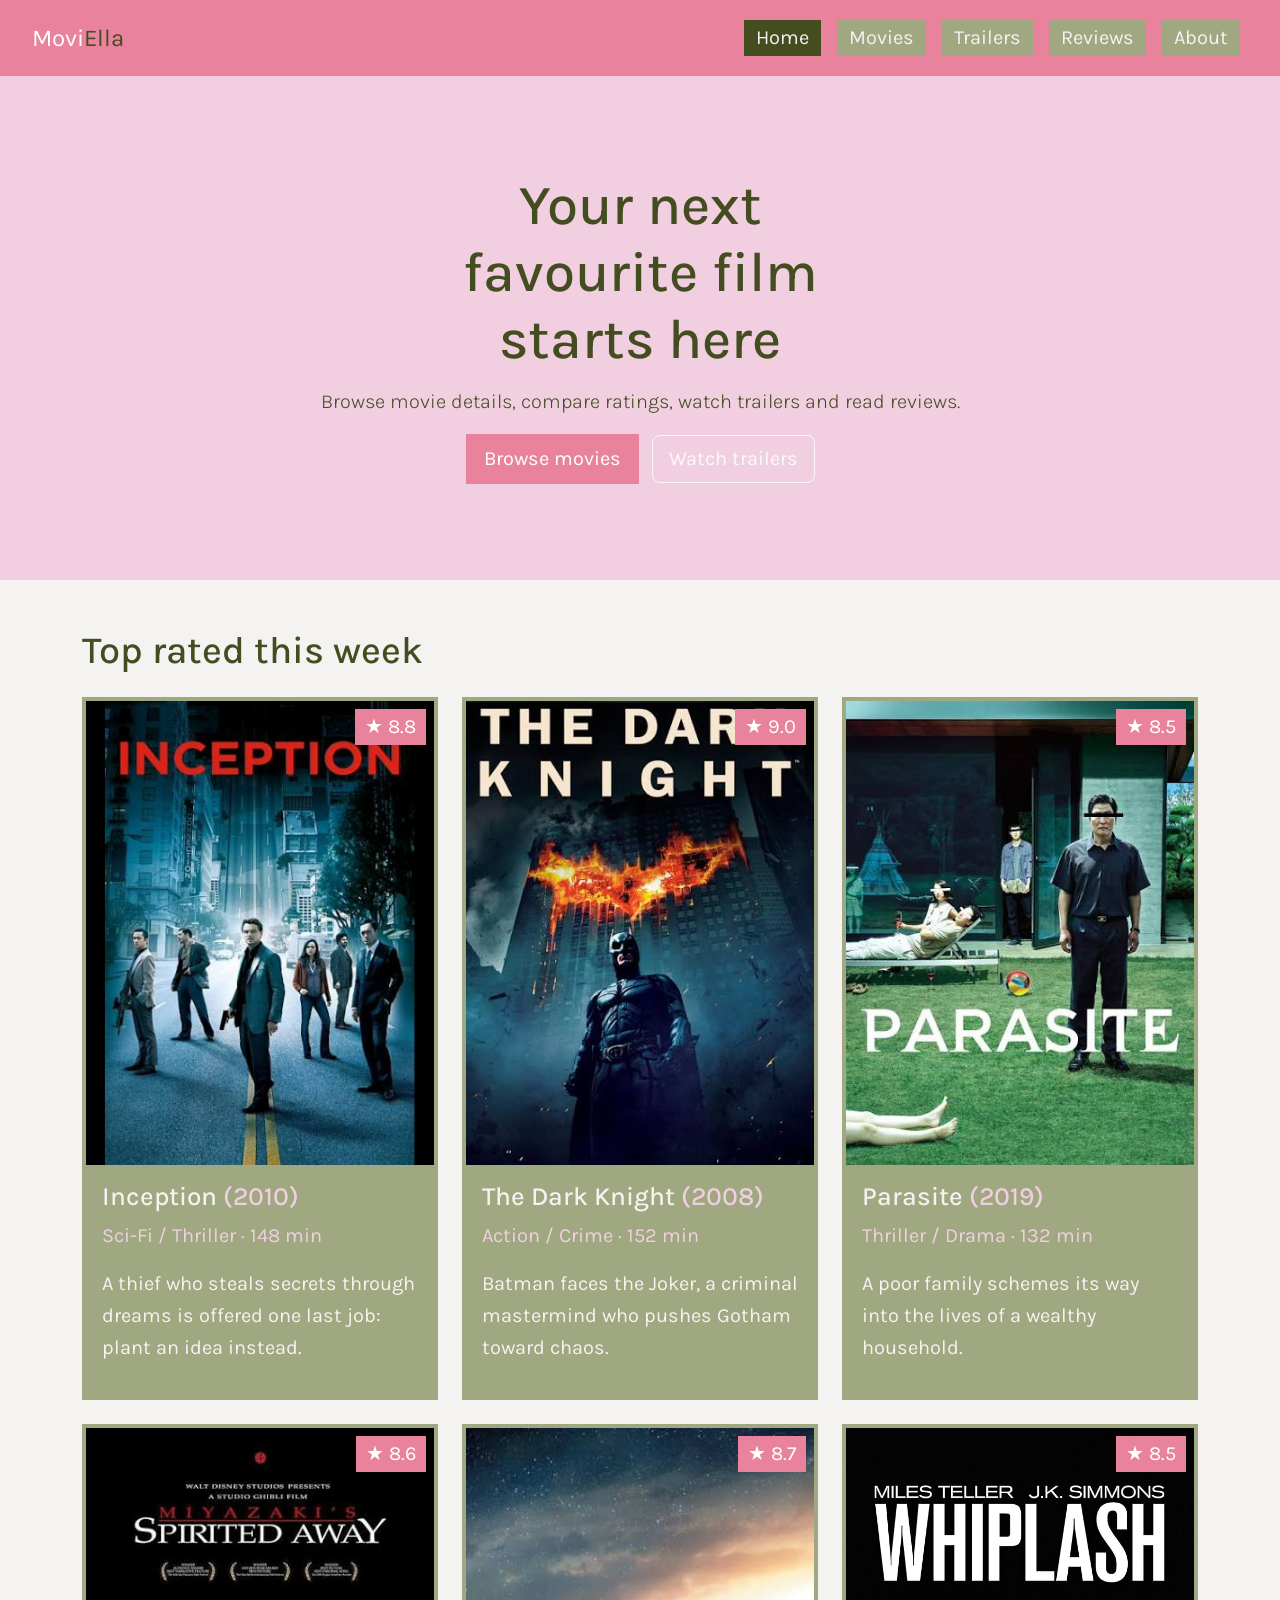
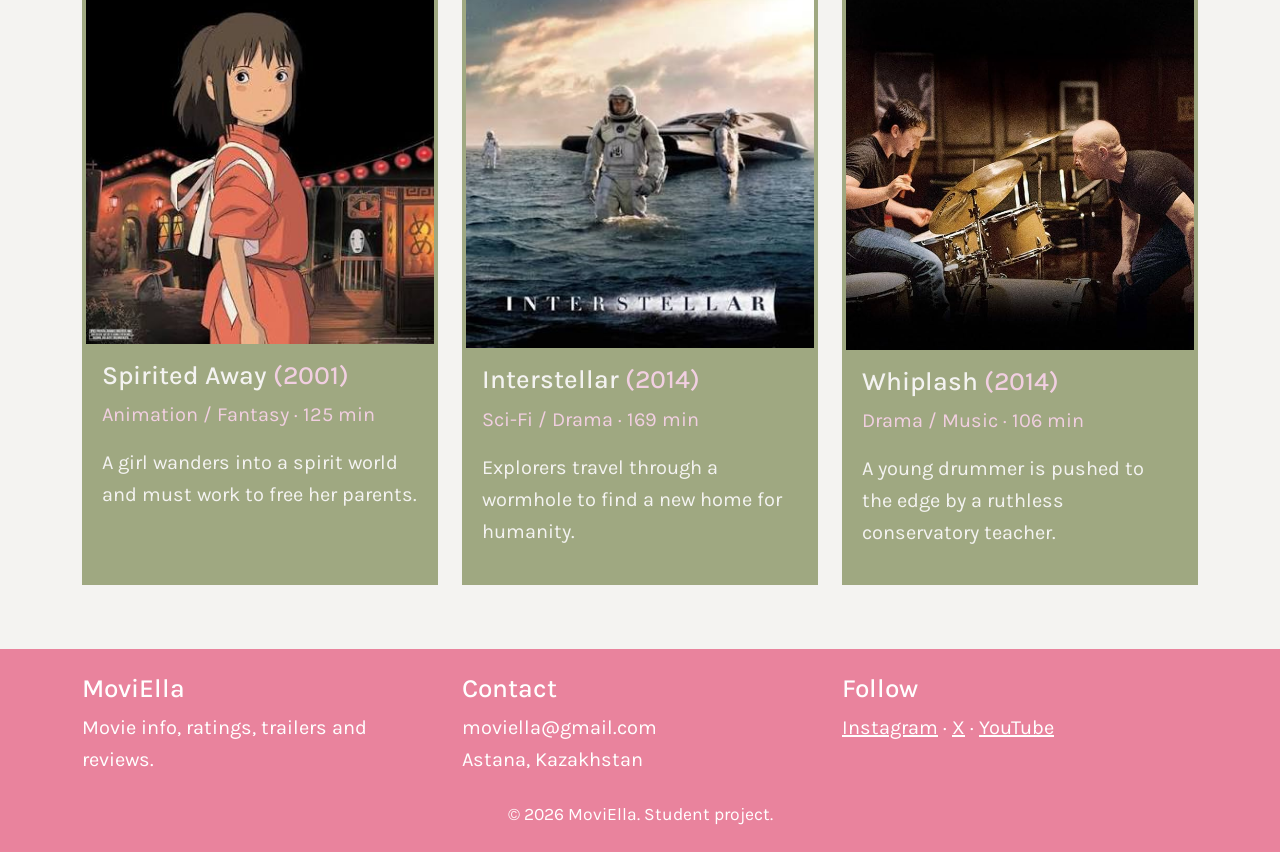
<file: index.html>
<!DOCTYPE html>
<html lang="en">
<head>
  <meta charset="UTF-8">
  <meta name="viewport" content="width=device-width, initial-scale=1">
  <title>Home | Moviella </title>
  <link rel="preconnect" href="https://fonts.googleapis.com">
  <link href="https://fonts.googleapis.com/css2?family=Archivo+Black&family=Karla:wght@400;700&display=swap" rel="stylesheet">
  <link href="https://cdn.jsdelivr.net/npm/bootstrap@5.3.3/dist/css/bootstrap.min.css" rel="stylesheet">
  <link rel="stylesheet" href="css/style.css">
</head>
<body>
  <header class="site-header">
    <a class="logo" href="index.html">Movi<span>Ella</span></a>
    <nav aria-label="Main"><ul class="nav-list"><li><a href="index.html" class="active" aria-current="page">Home</a></li><li><a href="movies.html">Movies</a></li><li><a href="trailers.html">Trailers</a></li><li><a href="reviews.html">Reviews</a></li><li><a href="contact.html">About</a></li></ul></nav>
  </header>
  <main>
    <section class="hero">
      <div class="container text-center">
        <h1>Your next favourite film starts here</h1>
        <p class="lead">Browse movie details, compare ratings, watch trailers and read reviews.</p>
        <a class="btn btn-cv btn-lg me-2" href="movies.html">Browse movies</a>
        <a class="btn btn-outline-light btn-lg" href="trailers.html">Watch trailers</a>
      </div>
    </section>
    <section class="container py-5">
      <h2 class="mb-4">Top rated this week</h2>
      <div class="row g-4">
        <article class="col-12 col-sm-6 col-lg-4"><div class="movie-card">
          <div class="poster"><img src="images/inception.jpg" alt="Poster for Inception" width="300" height="450"><span class="badge-rating">★ 8.8</span></div>
          <div class="p-3"><h3>Inception <span class="year">(2010)</span></h3><p class="meta">Sci-Fi / Thriller · 148 min</p><p>A thief who steals secrets through dreams is offered one last job: plant an idea instead.</p></div>
        </div></article>
        <article class="col-12 col-sm-6 col-lg-4"><div class="movie-card">
          <div class="poster"><img src="images/thedarkknight.jpg" alt="Poster for The Dark Knight" width="300" height="450"><span class="badge-rating">★ 9.0</span></div>
          <div class="p-3"><h3>The Dark Knight <span class="year">(2008)</span></h3><p class="meta">Action / Crime · 152 min</p><p>Batman faces the Joker, a criminal mastermind who pushes Gotham toward chaos.</p></div>
        </div></article>
        <article class="col-12 col-sm-6 col-lg-4"><div class="movie-card">
          <div class="poster"><img src="images/parasite.jpg" alt="Poster for Parasite" width="300" height="450"><span class="badge-rating">★ 8.5</span></div>
          <div class="p-3"><h3>Parasite <span class="year">(2019)</span></h3><p class="meta">Thriller / Drama · 132 min</p><p>A poor family schemes its way into the lives of a wealthy household.</p></div>
        </div></article>
        <article class="col-12 col-sm-6 col-lg-4"><div class="movie-card">
          <div class="poster"><img src="images/spiritedaway.jpg" alt="Poster for Spirited Away" width="300" height="450" loading="lazy"><span class="badge-rating">★ 8.6</span></div>
          <div class="p-3"><h3>Spirited Away <span class="year">(2001)</span></h3><p class="meta">Animation / Fantasy · 125 min</p><p>A girl wanders into a spirit world and must work to free her parents.</p></div>
        </div></article>
        <article class="col-12 col-sm-6 col-lg-4"><div class="movie-card">
          <div class="poster"><img src="images/interstellar.jpg" alt="Poster for Interstellar" width="300" height="450" loading="lazy"><span class="badge-rating">★ 8.7</span></div>
          <div class="p-3"><h3>Interstellar <span class="year">(2014)</span></h3><p class="meta">Sci-Fi / Drama · 169 min</p><p>Explorers travel through a wormhole to find a new home for humanity.</p></div>
        </div></article>
        <article class="col-12 col-sm-6 col-lg-4"><div class="movie-card">
          <div class="poster"><img src="images/whiplash.jpg" alt="Poster for Whiplash" width="300" height="450" loading="lazy"><span class="badge-rating">★ 8.5</span></div>
          <div class="p-3"><h3>Whiplash <span class="year">(2014)</span></h3><p class="meta">Drama / Music · 106 min</p><p>A young drummer is pushed to the edge by a ruthless conservatory teacher.</p></div>
        </div></article>
      </div>
    </section>
  </main>
  <footer class="site-footer">
    <div class="container">
      <div class="row text-center text-md-start">
        <div class="col-md-4 mb-3"><h2 class="h6">MoviElla</h2><p>Movie info, ratings, trailers and reviews.</p></div>
        <div class="col-md-4 mb-3"><h2 class="h6">Contact</h2><p>moviella@gmail.com<br>Astana, Kazakhstan</p></div>
        <div class="col-md-4 mb-3"><h2 class="h6">Follow</h2><p><a href="https://instagram.com">Instagram</a> · <a href="https://x.com">X</a> · <a href="https://youtube.com">YouTube</a></p></div>
      </div>
      <p class="text-center small mb-0">&copy; 2026 MoviElla. Student project.</p>
    </div>
  </footer>
</body>
</html>
</file>
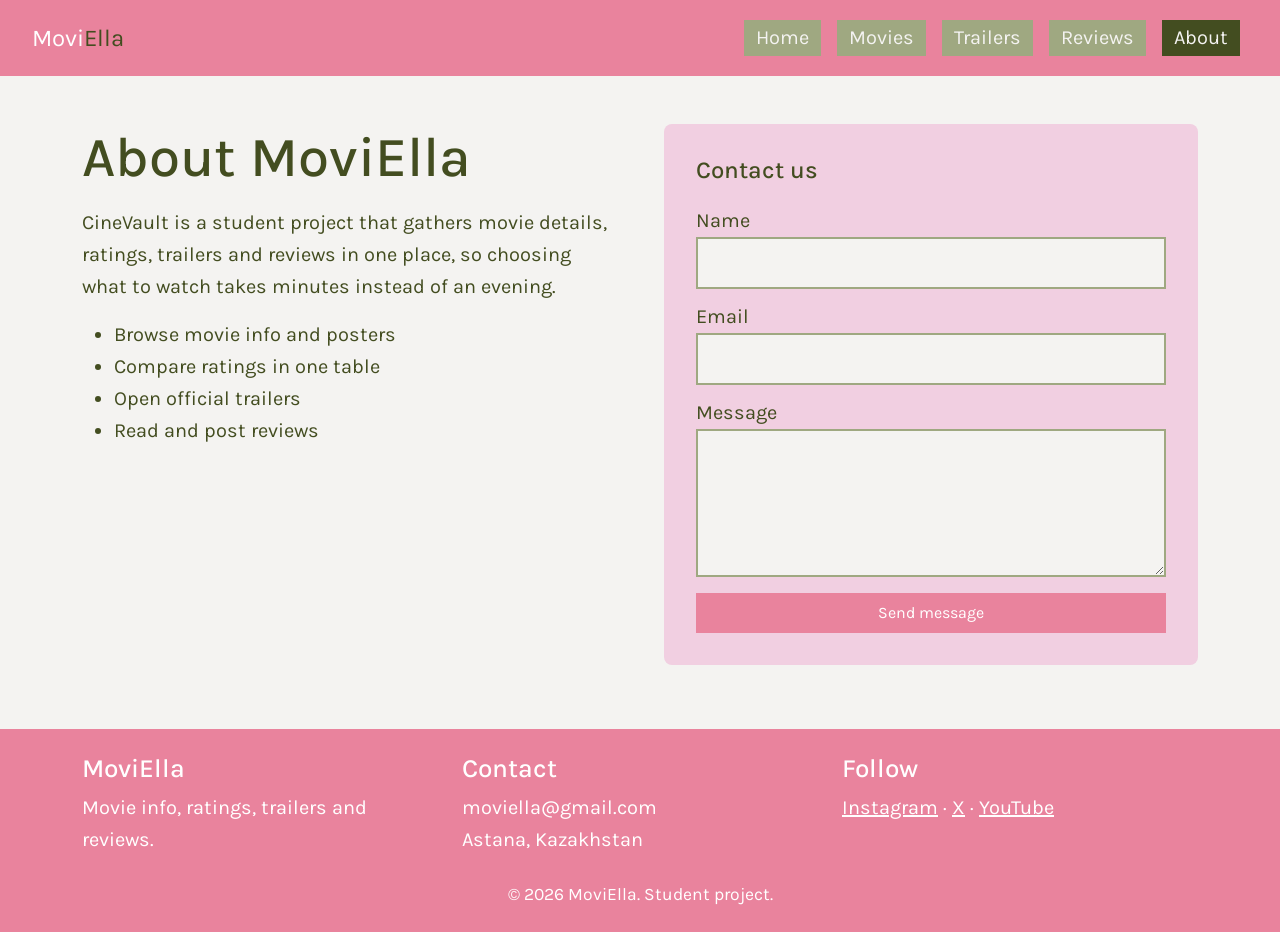
<file: contact.html>
<!DOCTYPE html>
<html lang="en">
<head>
  <meta charset="UTF-8">
  <meta name="viewport" content="width=device-width, initial-scale=1">
  <title>About | Moviella</title>
  <link rel="preconnect" href="https://fonts.googleapis.com">
  <link href="https://fonts.googleapis.com/css2?family=Archivo+Black&family=Karla:wght@400;700&display=swap" rel="stylesheet">
  <link href="https://cdn.jsdelivr.net/npm/bootstrap@5.3.3/dist/css/bootstrap.min.css" rel="stylesheet">
  <link rel="stylesheet" href="css/style.css">
</head>
<body>
  <header class="site-header">
    <a class="logo" href="index.html">Movi<span>Ella</span></a>
    <nav aria-label="Main"><ul class="nav-list"><li><a href="index.html">Home</a></li><li><a href="movies.html">Movies</a></li><li><a href="trailers.html">Trailers</a></li><li><a href="reviews.html">Reviews</a></li><li><a href="contact.html" class="active" aria-current="page">About</a></li></ul></nav>
  </header>
  <main>
    <section class="container py-5">
      <div class="row g-5">
        <div class="col-lg-6">
          <h1 class="mb-3">About MoviElla</h1>
          <p>CineVault is a student project that gathers movie details, ratings, trailers and reviews in one place, so choosing what to watch takes minutes instead of an evening.</p>
          <ul>
            <li>Browse movie info and posters</li>
            <li>Compare ratings in one table</li>
            <li>Open official trailers</li>
            <li>Read and post reviews</li>
          </ul>
        </div>
        <div class="col-lg-6">
          <form class="cv-form" action="#" method="post">
            <h2 class="h4">Contact us</h2>
            <label for="cname">Name</label><input id="cname" type="text" required>
            <label for="email">Email</label><input id="email" type="email" required>
            <label for="msg">Message</label><textarea id="msg" rows="4" required></textarea>
            <button class="btn btn-cv mt-3" type="submit">Send message</button>
          </form>
        </div>
      </div>
    </section>
  </main>
  <footer class="site-footer">
    <div class="container">
      <div class="row text-center text-md-start">
        <div class="col-md-4 mb-3"><h2 class="h6">MoviElla</h2><p>Movie info, ratings, trailers and reviews.</p></div>
        <div class="col-md-4 mb-3"><h2 class="h6">Contact</h2><p>moviella@gmail.com<br>Astana, Kazakhstan</p></div>
        <div class="col-md-4 mb-3"><h2 class="h6">Follow</h2><p><a href="https://instagram.com">Instagram</a> · <a href="https://x.com">X</a> · <a href="https://youtube.com">YouTube</a></p></div>
      </div>
      <p class="text-center small mb-0">&copy; 2026 MoviElla. Student project.</p>
    </div>
  </footer>
</body>
</html>
</file>
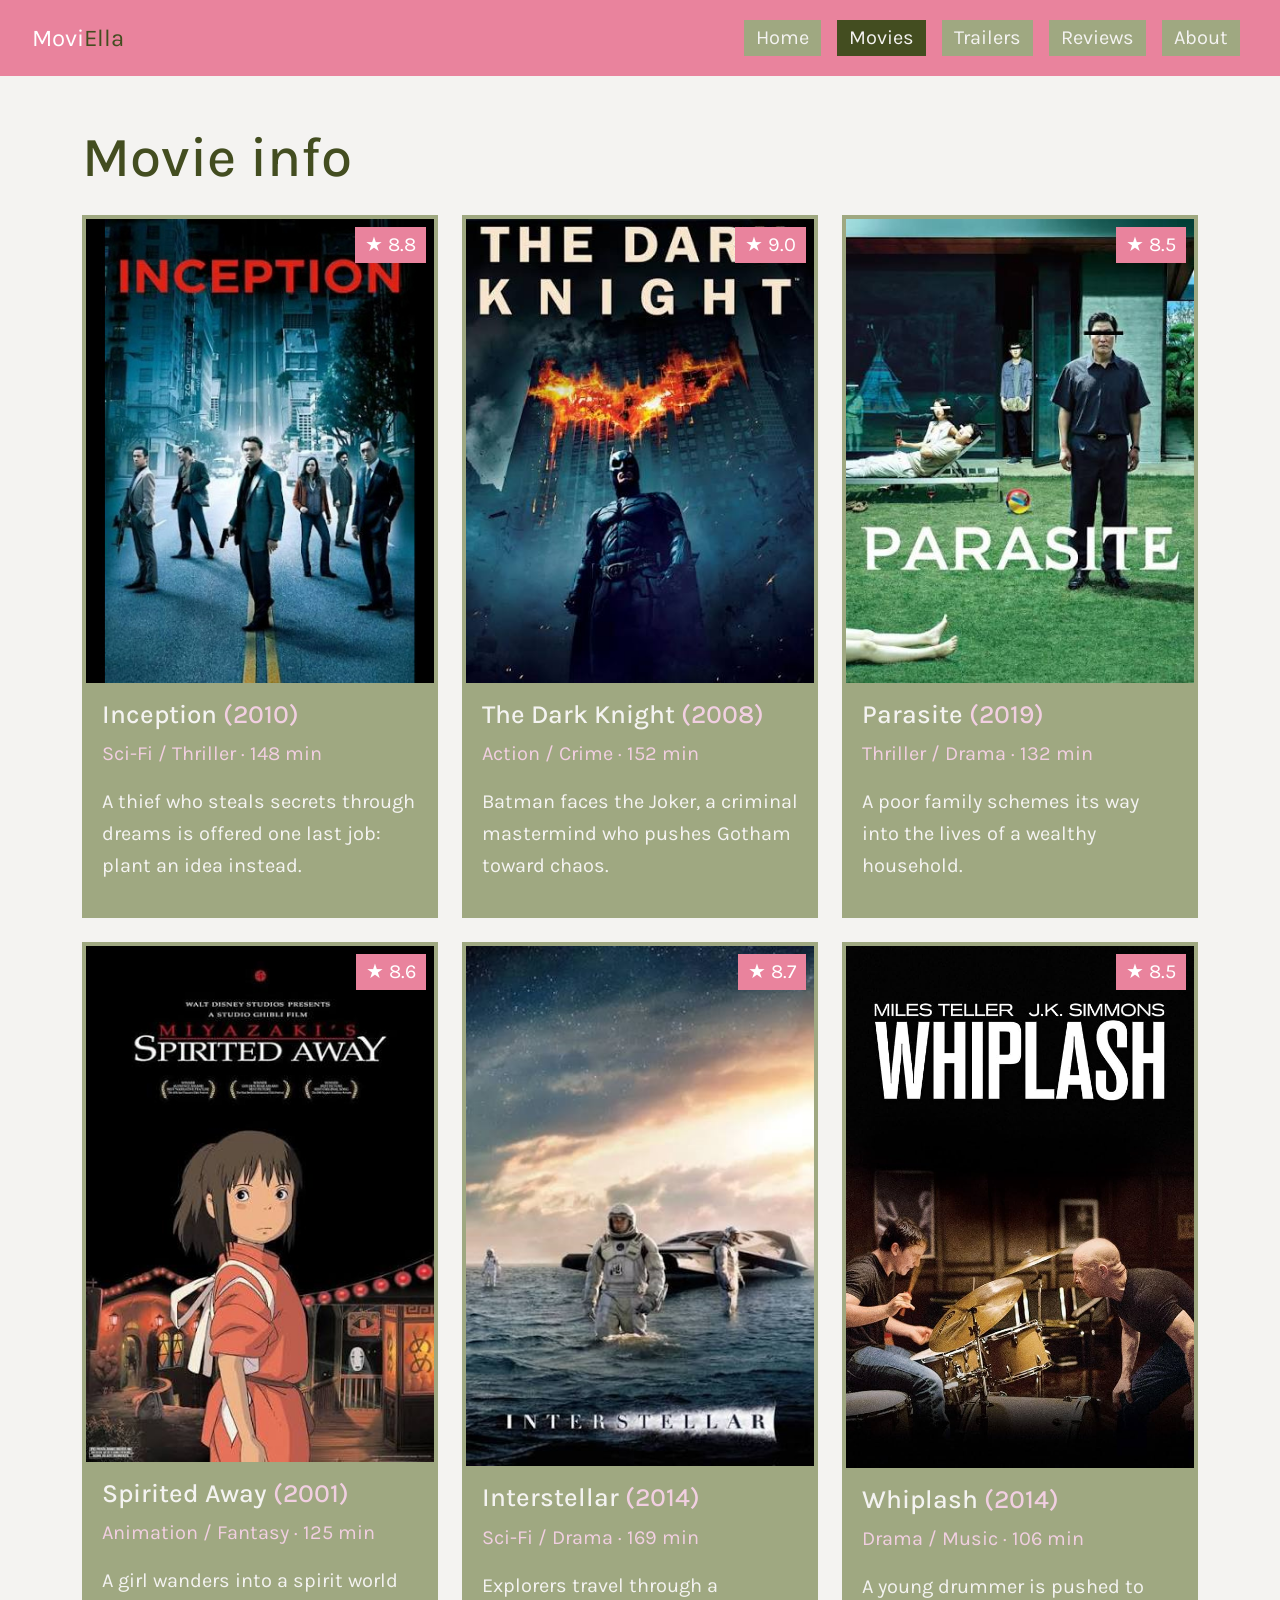
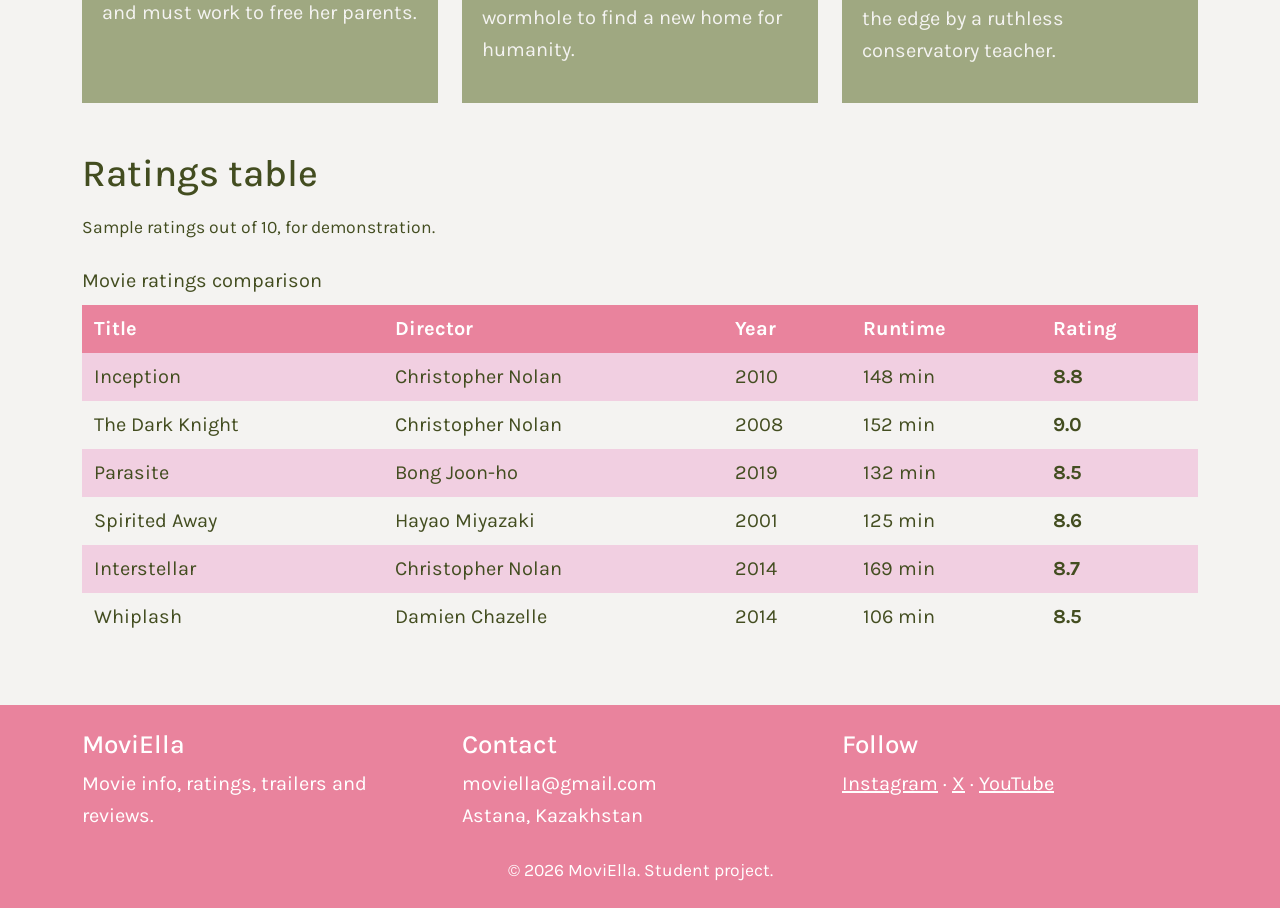
<file: movies.html>
<!DOCTYPE html>
<html lang="en">
<head>
  <meta charset="UTF-8">
  <meta name="viewport" content="width=device-width, initial-scale=1">
  <title>Movies | Moviella</title>
  <link rel="preconnect" href="https://fonts.googleapis.com">
  <link href="https://fonts.googleapis.com/css2?family=Archivo+Black&family=Karla:wght@400;700&display=swap" rel="stylesheet">
  <link href="https://cdn.jsdelivr.net/npm/bootstrap@5.3.3/dist/css/bootstrap.min.css" rel="stylesheet">
  <link rel="stylesheet" href="css/style.css">
</head>
<body>
  <header class="site-header">
    <a class="logo" href="index.html">Movi<span>Ella</span></a>
    <nav aria-label="Main"><ul class="nav-list"><li><a href="index.html">Home</a></li><li><a href="movies.html" class="active" aria-current="page">Movies</a></li><li><a href="trailers.html">Trailers</a></li><li><a href="reviews.html">Reviews</a></li><li><a href="contact.html">About</a></li></ul></nav>
  </header>
  <main>
    <section class="container py-5">
      <h1 class="mb-4">Movie info</h1>
      <div class="row g-4">
        <article class="col-12 col-sm-6 col-lg-4"><div class="movie-card">
          <div class="poster"><img src="images/inception.jpg" alt="Poster for Inception" width="300" height="450"><span class="badge-rating">★ 8.8</span></div>
          <div class="p-3"><h3>Inception <span class="year">(2010)</span></h3><p class="meta">Sci-Fi / Thriller · 148 min</p><p>A thief who steals secrets through dreams is offered one last job: plant an idea instead.</p></div>
        </div></article>
        <article class="col-12 col-sm-6 col-lg-4"><div class="movie-card">
          <div class="poster"><img src="images/thedarkknight.jpg" alt="Poster for The Dark Knight" width="300" height="450"><span class="badge-rating">★ 9.0</span></div>
          <div class="p-3"><h3>The Dark Knight <span class="year">(2008)</span></h3><p class="meta">Action / Crime · 152 min</p><p>Batman faces the Joker, a criminal mastermind who pushes Gotham toward chaos.</p></div>
        </div></article>
        <article class="col-12 col-sm-6 col-lg-4"><div class="movie-card">
          <div class="poster"><img src="images/parasite.jpg" alt="Poster for Parasite" width="300" height="450"><span class="badge-rating">★ 8.5</span></div>
          <div class="p-3"><h3>Parasite <span class="year">(2019)</span></h3><p class="meta">Thriller / Drama · 132 min</p><p>A poor family schemes its way into the lives of a wealthy household.</p></div>
        </div></article>
        <article class="col-12 col-sm-6 col-lg-4"><div class="movie-card">
          <div class="poster"><img src="images/spiritedaway.jpg" alt="Poster for Spirited Away" width="300" height="450" loading="lazy"><span class="badge-rating">★ 8.6</span></div>
          <div class="p-3"><h3>Spirited Away <span class="year">(2001)</span></h3><p class="meta">Animation / Fantasy · 125 min</p><p>A girl wanders into a spirit world and must work to free her parents.</p></div>
        </div></article>
        <article class="col-12 col-sm-6 col-lg-4"><div class="movie-card">
          <div class="poster"><img src="images/interstellar.jpg" alt="Poster for Interstellar" width="300" height="450" loading="lazy"><span class="badge-rating">★ 8.7</span></div>
          <div class="p-3"><h3>Interstellar <span class="year">(2014)</span></h3><p class="meta">Sci-Fi / Drama · 169 min</p><p>Explorers travel through a wormhole to find a new home for humanity.</p></div>
        </div></article>
        <article class="col-12 col-sm-6 col-lg-4"><div class="movie-card">
          <div class="poster"><img src="images/whiplash.jpg" alt="Poster for Whiplash" width="300" height="450" loading="lazy"><span class="badge-rating">★ 8.5</span></div>
          <div class="p-3"><h3>Whiplash <span class="year">(2014)</span></h3><p class="meta">Drama / Music · 106 min</p><p>A young drummer is pushed to the edge by a ruthless conservatory teacher.</p></div>
        </div></article>
      </div>
    </section>
    <section class="container pb-5">
      <h2 class="mb-3">Ratings table</h2>
      <p class="small">Sample ratings out of 10, for demonstration.</p>
      <div class="table-responsive"><table class="ratings-table">
        <caption>Movie ratings comparison</caption>
        <thead><tr><th>Title</th><th>Director</th><th>Year</th><th>Runtime</th><th>Rating</th></tr></thead>
        <tbody><tr><td>Inception</td><td>Christopher Nolan</td><td>2010</td><td>148 min</td><td><strong>8.8</strong></td></tr><tr><td>The Dark Knight</td><td>Christopher Nolan</td><td>2008</td><td>152 min</td><td><strong>9.0</strong></td></tr><tr><td>Parasite</td><td>Bong Joon-ho</td><td>2019</td><td>132 min</td><td><strong>8.5</strong></td></tr><tr><td>Spirited Away</td><td>Hayao Miyazaki</td><td>2001</td><td>125 min</td><td><strong>8.6</strong></td></tr><tr><td>Interstellar</td><td>Christopher Nolan</td><td>2014</td><td>169 min</td><td><strong>8.7</strong></td></tr><tr><td>Whiplash</td><td>Damien Chazelle</td><td>2014</td><td>106 min</td><td><strong>8.5</strong></td></tr></tbody>
      </table></div>
    </section>
  </main>
  <footer class="site-footer">
    <div class="container">
      <div class="row text-center text-md-start">
        <div class="col-md-4 mb-3"><h2 class="h6">MoviElla</h2><p>Movie info, ratings, trailers and reviews.</p></div>
        <div class="col-md-4 mb-3"><h2 class="h6">Contact</h2><p>moviella@gmail.com<br>Astana, Kazakhstan</p></div>
        <div class="col-md-4 mb-3"><h2 class="h6">Follow</h2><p><a href="https://instagram.com">Instagram</a> · <a href="https://x.com">X</a> · <a href="https://youtube.com">YouTube</a></p></div>
      </div>
      <p class="text-center small mb-0">&copy; 2026 MoviElla. Student project.</p>
    </div>
  </footer>
</body>
</html>
</file>
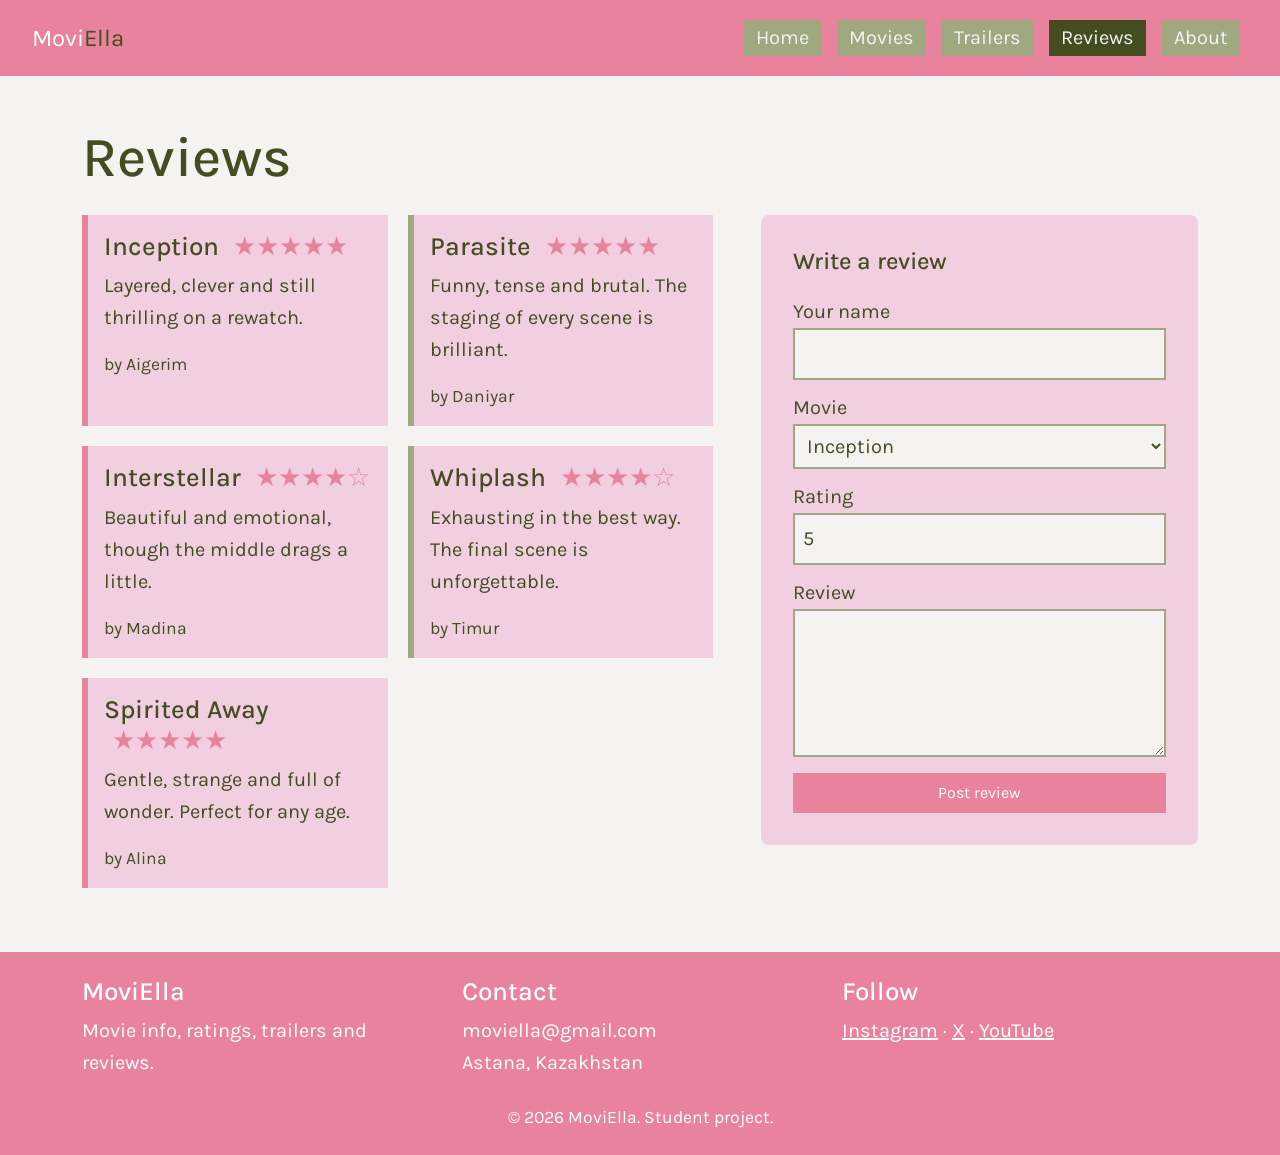
<file: reviews.html>
<!DOCTYPE html>
<html lang="en">
<head>
  <meta charset="UTF-8">
  <meta name="viewport" content="width=device-width, initial-scale=1">
  <title>Reviews | Moviella</title>
  <link rel="preconnect" href="https://fonts.googleapis.com">
  <link href="https://fonts.googleapis.com/css2?family=Archivo+Black&family=Karla:wght@400;700&display=swap" rel="stylesheet">
  <link href="https://cdn.jsdelivr.net/npm/bootstrap@5.3.3/dist/css/bootstrap.min.css" rel="stylesheet">
  <link rel="stylesheet" href="css/style.css">
</head>
<body>
  <header class="site-header">
    <a class="logo" href="index.html">Movi<span>Ella</span></a>
    <nav aria-label="Main"><ul class="nav-list"><li><a href="index.html">Home</a></li><li><a href="movies.html">Movies</a></li><li><a href="trailers.html">Trailers</a></li><li><a href="reviews.html" class="active" aria-current="page">Reviews</a></li><li><a href="contact.html">About</a></li></ul></nav>
  </header>
  <main>
    <section class="container py-5">
      <h1 class="mb-4">Reviews</h1>
      <div class="row g-5">
        <div class="col-lg-7"><ul class="review-list">
        <li class="review"><h3>Inception <span class="stars" aria-label="5 out of 5">★★★★★</span></h3><p>Layered, clever and still thrilling on a rewatch.</p><p class="small mb-0">by Aigerim</p></li>
        <li class="review"><h3>Parasite <span class="stars" aria-label="5 out of 5">★★★★★</span></h3><p>Funny, tense and brutal. The staging of every scene is brilliant.</p><p class="small mb-0">by Daniyar</p></li>
        <li class="review"><h3>Interstellar <span class="stars" aria-label="4 out of 5">★★★★☆</span></h3><p>Beautiful and emotional, though the middle drags a little.</p><p class="small mb-0">by Madina</p></li>
        <li class="review"><h3>Whiplash <span class="stars" aria-label="4 out of 5">★★★★☆</span></h3><p>Exhausting in the best way. The final scene is unforgettable.</p><p class="small mb-0">by Timur</p></li>
        <li class="review"><h3>Spirited Away <span class="stars" aria-label="5 out of 5">★★★★★</span></h3><p>Gentle, strange and full of wonder. Perfect for any age.</p><p class="small mb-0">by Alina</p></li>
        </ul></div>
        <div class="col-lg-5">
          <form class="cv-form" action="#" method="post">
            <h2 class="h4">Write a review</h2>
            <label for="name">Your name</label><input id="name" name="name" type="text" required>
            <label for="movie">Movie</label>
            <select id="movie" name="movie"><option>Inception</option><option>The Dark Knight</option><option>Parasite</option><option>Spirited Away</option><option>Interstellar</option><option>Whiplash</option></select>
            <label for="rating">Rating</label>
            <input id="rating" name="rating" type="number" min="1" max="5" value="5">
            <label for="text">Review</label><textarea id="text" name="text" rows="4" required></textarea>
            <button class="btn btn-cv mt-3" type="submit">Post review</button>
          </form>
        </div>
      </div>
    </section>
  </main>
  <footer class="site-footer">
    <div class="container">
      <div class="row text-center text-md-start">
        <div class="col-md-4 mb-3"><h2 class="h6">MoviElla</h2><p>Movie info, ratings, trailers and reviews.</p></div>
        <div class="col-md-4 mb-3"><h2 class="h6">Contact</h2><p>moviella@gmail.com<br>Astana, Kazakhstan</p></div>
        <div class="col-md-4 mb-3"><h2 class="h6">Follow</h2><p><a href="https://instagram.com">Instagram</a> · <a href="https://x.com">X</a> · <a href="https://youtube.com">YouTube</a></p></div>
      </div>
      <p class="text-center small mb-0">&copy; 2026 MoviElla. Student project.</p>
    </div>
  </footer>
</body>
</html>
</file>
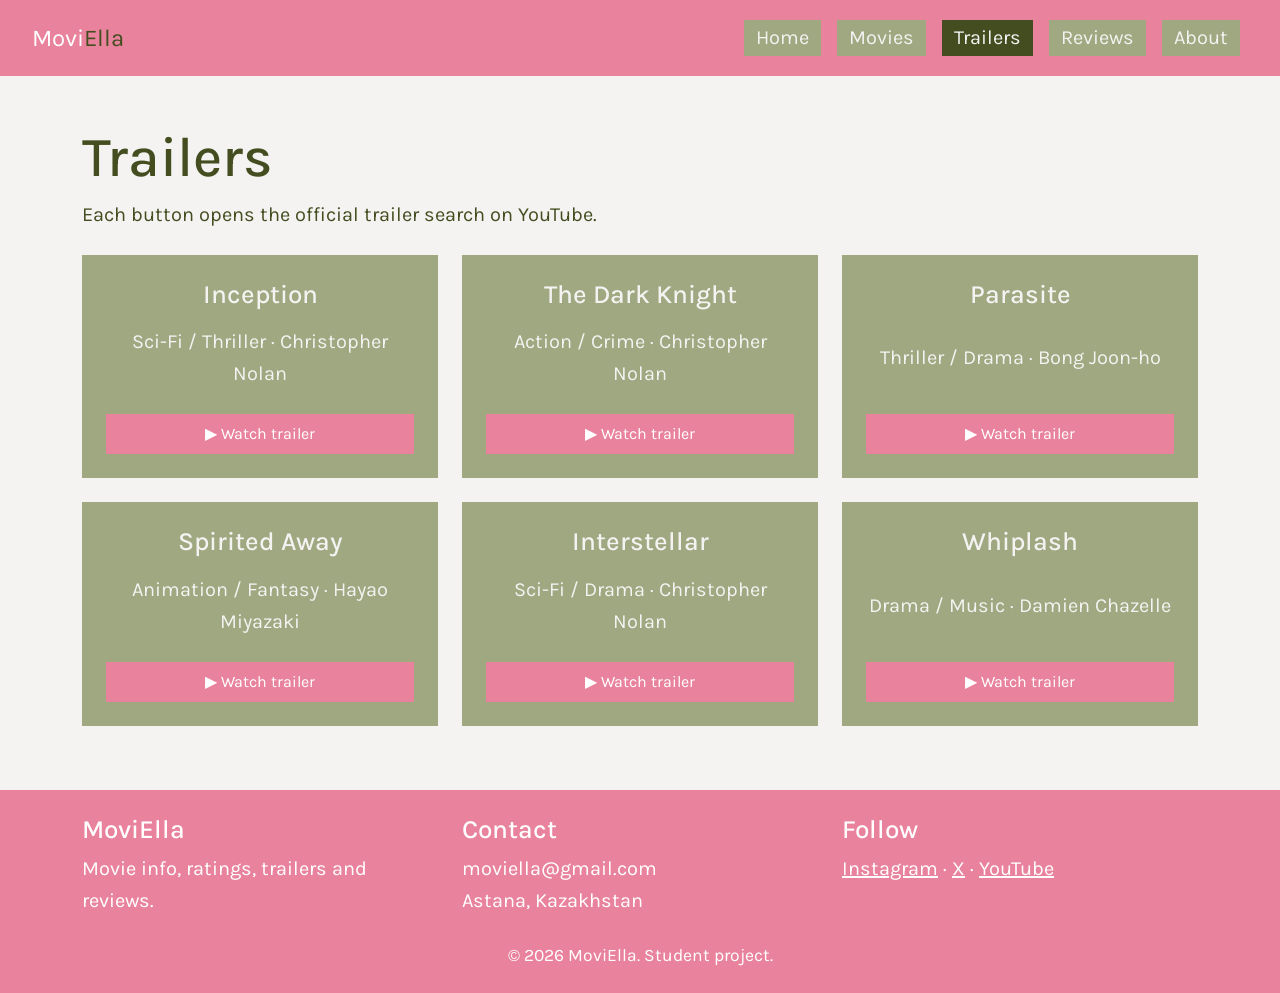
<file: trailers.html>
<!DOCTYPE html>
<html lang="en">
<head>
  <meta charset="UTF-8">
  <meta name="viewport" content="width=device-width, initial-scale=1">
  <title>Trailers | Moviella</title>
  <link rel="preconnect" href="https://fonts.googleapis.com">
  <link href="https://fonts.googleapis.com/css2?family=Archivo+Black&family=Karla:wght@400;700&display=swap" rel="stylesheet">
  <link href="https://cdn.jsdelivr.net/npm/bootstrap@5.3.3/dist/css/bootstrap.min.css" rel="stylesheet">
  <link rel="stylesheet" href="css/style.css">
</head>
<body>
  <header class="site-header">
    <a class="logo" href="index.html">Movi<span>Ella</span></a>
    <nav aria-label="Main"><ul class="nav-list"><li><a href="index.html">Home</a></li><li><a href="movies.html">Movies</a></li><li><a href="trailers.html" class="active" aria-current="page">Trailers</a></li><li><a href="reviews.html">Reviews</a></li><li><a href="contact.html">About</a></li></ul></nav>
  </header>
  <main>
    <section class="container py-5">
      <h1 class="mb-2">Trailers</h1>
      <p class="mb-4">Each button opens the official trailer search on YouTube.</p>
      <div class="row g-4">
        <article class="col-12 col-md-6 col-lg-4"><div class="trailer-card"><h3>Inception</h3><p>Sci-Fi / Thriller · Christopher Nolan</p><a class="btn btn-cv" href="https://www.youtube.com/results?search_query=Inception+2010+official+trailer" target="_blank" rel="noopener">▶ Watch trailer</a></div></article>
        <article class="col-12 col-md-6 col-lg-4"><div class="trailer-card"><h3>The Dark Knight</h3><p>Action / Crime · Christopher Nolan</p><a class="btn btn-cv" href="https://www.youtube.com/results?search_query=The+Dark+Knight+2008+official+trailer" target="_blank" rel="noopener">▶ Watch trailer</a></div></article>
        <article class="col-12 col-md-6 col-lg-4"><div class="trailer-card"><h3>Parasite</h3><p>Thriller / Drama · Bong Joon-ho</p><a class="btn btn-cv" href="https://www.youtube.com/results?search_query=Parasite+2019+official+trailer" target="_blank" rel="noopener">▶ Watch trailer</a></div></article>
        <article class="col-12 col-md-6 col-lg-4"><div class="trailer-card"><h3>Spirited Away</h3><p>Animation / Fantasy · Hayao Miyazaki</p><a class="btn btn-cv" href="https://www.youtube.com/results?search_query=Spirited+Away+2001+official+trailer" target="_blank" rel="noopener">▶ Watch trailer</a></div></article>
        <article class="col-12 col-md-6 col-lg-4"><div class="trailer-card"><h3>Interstellar</h3><p>Sci-Fi / Drama · Christopher Nolan</p><a class="btn btn-cv" href="https://www.youtube.com/results?search_query=Interstellar+2014+official+trailer" target="_blank" rel="noopener">▶ Watch trailer</a></div></article>
        <article class="col-12 col-md-6 col-lg-4"><div class="trailer-card"><h3>Whiplash</h3><p>Drama / Music · Damien Chazelle</p><a class="btn btn-cv" href="https://www.youtube.com/results?search_query=Whiplash+2014+official+trailer" target="_blank" rel="noopener">▶ Watch trailer</a></div></article>
      </div>
    </section>
  </main>
  <footer class="site-footer">
    <div class="container">
      <div class="row text-center text-md-start">
        <div class="col-md-4 mb-3"><h2 class="h6">MoviElla</h2><p>Movie info, ratings, trailers and reviews.</p></div>
        <div class="col-md-4 mb-3"><h2 class="h6">Contact</h2><p>moviella@gmail.com<br>Astana, Kazakhstan</p></div>
        <div class="col-md-4 mb-3"><h2 class="h6">Follow</h2><p><a href="https://instagram.com">Instagram</a> · <a href="https://x.com">X</a> · <a href="https://youtube.com">YouTube</a></p></div>
      </div>
      <p class="text-center small mb-0">&copy; 2026 MoviElla. Student project.</p>
    </div>
  </footer>
</body>
</html>
</file>
<file: css/style.css>
:root {
  --cream: #F4F3F1;
  --olive: #434d20;
  --sage: #9FA881;
  --pink: #e9839D;
  --blush: #F1CFE1;
  --font-main: Luminari, "Karla", fantasy;
}

body {
  font-size: 14px;
  line-height: 1.6;
  background: var(--cream);
  color: var(--olive);
  font-family: var(--font-main);
}

h1 { font-size: 28px; font-family: var(--font-main); }
h2 { font-size: 22px; font-family: var(--font-main); }
h3 { font-size: 18px; font-family: var(--font-main); }
p  { font-family: var(--font-main); }

a { color: var(--olive); }
a:hover, a:focus { color: var(--pink); }

.site-header {
  display: flex;
  flex-direction: column;
  align-items: center;
  gap: 8px;
  padding: 12px 16px;
  background: var(--pink);
  font-family: var(--font-main);
  position: sticky;
  top: 0;
  z-index: 100;
}
.logo { font-size: 24px; text-decoration: none; color: #ffffff; }
.logo span { color: var(--olive); }
.nav-list { display: flex; flex-wrap: wrap; justify-content: center; list-style: none; margin: 0; padding: 0; }
.nav-list a {
  display: block;
  background: var(--sage);
  color: var(--cream);
  margin: 4px 8px;
  padding: 2px 12px;
  text-decoration: none;
}
.nav-list a:hover, .nav-list a:focus, .nav-list a.active { background: var(--olive); color: var(--cream); outline: none; }

.section-block { padding-top: 16px; padding-bottom: 16px; }

.hero { padding: 40px 0; background: var(--blush); }
.hero h1 { max-width: 14ch; margin: 0 auto 12px; }

.movie-card, .trailer-card {
  height: 100%;
  padding: 4px;
  background: var(--sage);
  color: var(--cream);
}
.movie-card h3 { color: var(--cream); }
.year, .meta { color: var(--blush); }
.poster { position: relative; }
.poster img { width: 100%; height: auto; display: block; }
.badge-rating { position: absolute; top: 8px; right: 8px; background: var(--pink); color: #ffffff; padding: 2px 10px; }
.trailer-card { padding: 24px; display: flex; flex-direction: column; justify-content: space-between; gap: 8px; text-align: center; }

.btn-cv { background: var(--pink); color: #ffffff; border: 2px solid var(--pink); border-radius: 0; }
.btn-cv:hover, .btn-cv:focus { background: var(--olive); border-color: var(--olive); color: var(--cream); outline: none; }

.ratings-table { width: 100%; border-collapse: collapse; background: var(--blush); }
.ratings-table caption { caption-side: top; color: var(--olive); }
.ratings-table th, .ratings-table td { padding: 8px 12px; text-align: left; }
.ratings-table th { background: var(--pink); color: #ffffff; }
.ratings-table tbody tr:nth-child(even) { background: var(--cream); }

.review-list { list-style: none; padding: 0; margin: 0; display: grid; grid-template-columns: 1fr; gap: 12px; }
.review { padding: 16px; background: var(--blush); border-left: 6px solid var(--sage); }
.review:nth-child(odd) { border-left-color: var(--pink); }
.stars { color: var(--pink); margin-left: 8px; }

.cv-form { display: flex; flex-direction: column; padding: 16px; background: var(--blush); border-radius: 8px; }
.cv-form label { margin-top: 12px; }
.cv-form input, .cv-form select, .cv-form textarea {
  padding: 8px; background: var(--cream); color: var(--olive);
  border: 2px solid var(--sage); font-family: var(--font-main);
}
.cv-form input:focus, .cv-form select:focus, .cv-form textarea:focus { outline: none; border-color: var(--pink); }

.site-footer { margin-top: 16px; padding: 12px 0; background: var(--pink); color: #ffffff; }
.site-footer a { color: #ffffff; }
.site-footer h2 { font-size: 18px; }
.site-footer p { margin: 0 0 8px; }

@media (min-width: 768px) {   
  body { font-size: 17px; }
  h1 { font-size: 40px; }
  h2 { font-size: 30px; }
  h3 { font-size: 22px; }

  .site-header { flex-direction: row; justify-content: space-between; padding: 16px 32px; }
  .section-block { padding-top: 28px; padding-bottom: 28px; }
  .hero { padding: 64px 0; }
  .review-list { grid-template-columns: 1fr 1fr; gap: 16px; }
  .cv-form { padding: 24px; }
  .site-footer { padding: 16px 0; }
  .site-footer h2 { font-size: 22px; }
}

@media (min-width: 992px) {   
  body { font-size: 20px; }
  h1 { font-size: 56px; }
  h2 { font-size: 38px; }
  h3 { font-size: 26px; }

  .section-block { padding-top: 40px; padding-bottom: 40px; }
  .hero { padding: 96px 0; }
  .review-list { gap: 20px; }
  .cv-form { padding: 32px; }
  .site-footer { padding: 24px 0; }
  .site-footer h2 { font-size: 26px; }
}
</file>
